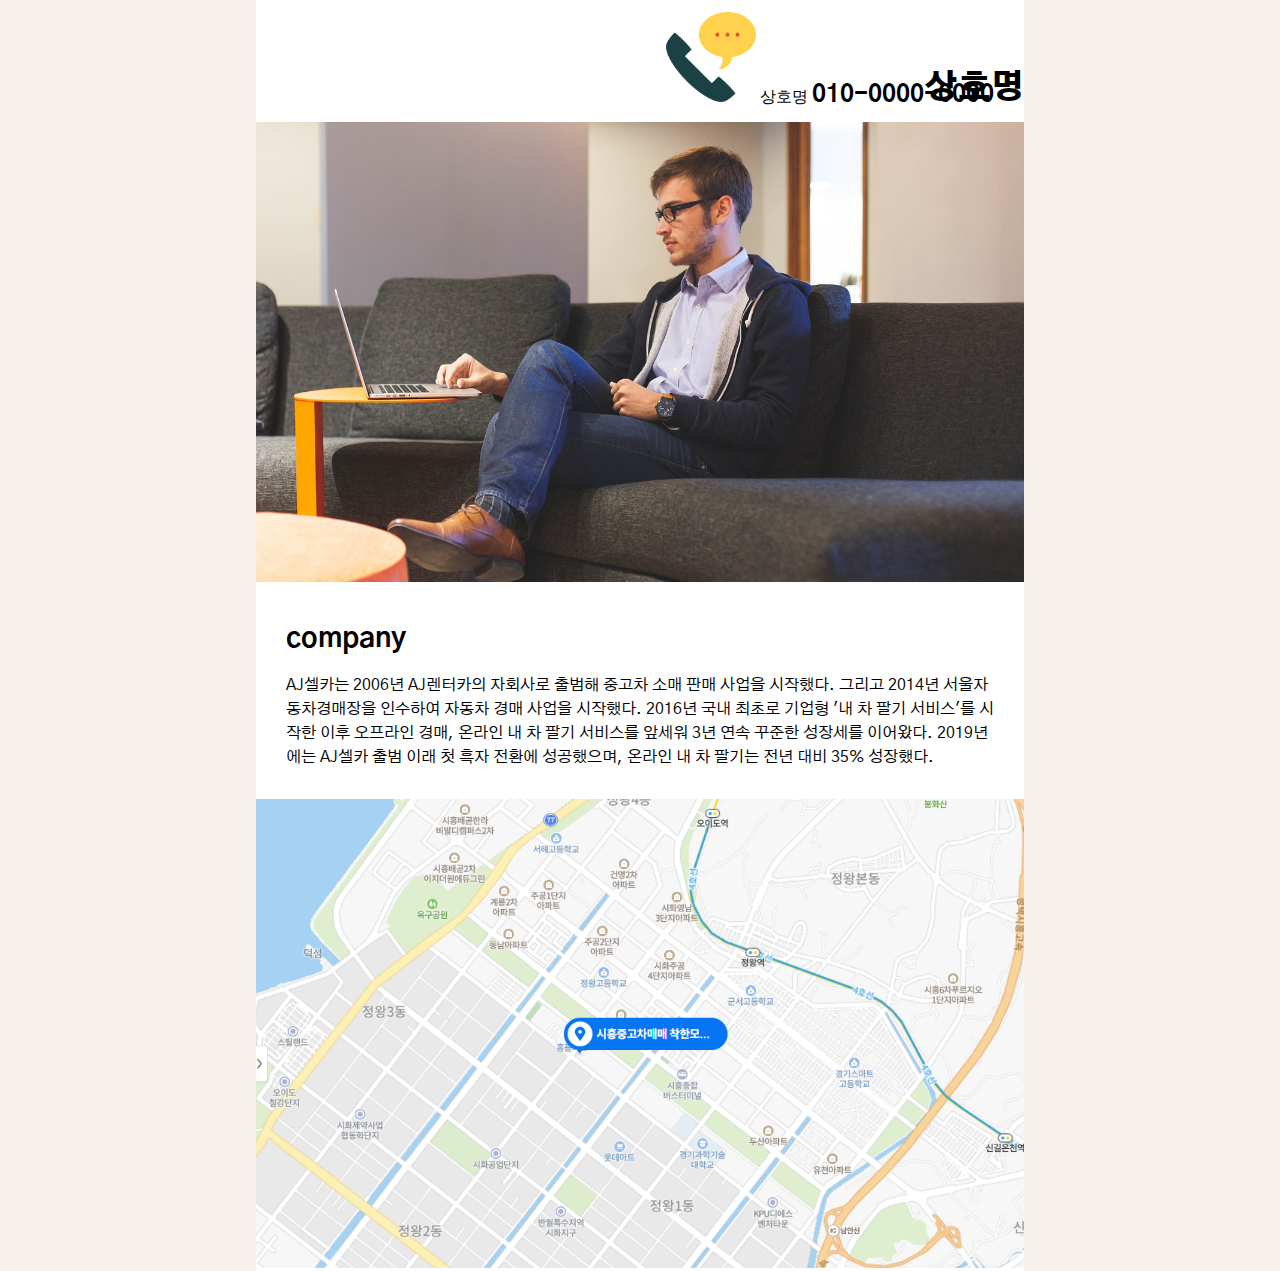
<file: index.html>
<!DOCTYPE html>
<html lang="en">
<head>
    <meta charset="UTF-8">
    <meta http-equiv="X-UA-Compatible" content="IE=edge">
    <meta name="viewport" content="width=device-width, initial-scale=1.0">
    <link rel="stylesheet" href="css/reset.css">
    <link rel="stylesheet" href="css/main.css">
    <title>상호명</title>
</head>
<body>
    <div id="warp">
        <header>
            <div class="header_box">
                <div class="header_logo">
                    <h1>상호명</h1>
                </div>
                <div class="header_phone">
                    <a href="tel:010-3542-6239">
                        <img src="image/free-icon-phone-receiver-254043.png" alt="전화 아이콘  제작자: Freepik - Flaticon">
                        <h1>상호명</h1>
                        <strong>010-0000-0000</strong>
                    </a>
                </div>
            </div>
        </header>
        <div id="conainer">
            <div class="main_visual">
                <img src="image/test_img.jpg" alt="company img">
            </div>
            <div class="service_company">
                <h2>company</h2>
                <p>AJ셀카는 2006년 AJ렌터카의 자회사로 출범해 중고차 소매 판매 사업을 시작했다. 그리고 2014년 서울자동차경매장을 인수하여 자동차 경매 사업을 시작했다. 2016년 국내 최초로 기업형 '내 차 팔기 서비스'를 시작한 이후 오프라인 경매, 온라인 내 차 팔기 서비스를 앞세워 3년 연속 꾸준한 성장세를 이어왔다. 2019년에는 AJ셀카 출범 이래 첫 흑자 전환에 성공했으며, 온라인 내 차 팔기는 전년 대비 35% 성장했다.
                    <!-- [1] 중고차 유통 전문 브랜드 AJ셀카는 다년간의 매입 서비스를 통한 노하우를 바탕으로, 온라인 경매 방식의 편리함과 투명성이 강화된 내 차 팔기 서비스를 제공하며 누적 거래 고객 34,000여 명의 기록을 이어가고 있다. 고객이 원하는 장소로 전문차량평가사가 방문하여 공정하고 철저한 차량 평가를 수행하며, 전국 회원사로부터 제공받는 비교 견적을 고객에게 있는 그대로 공개하여 더욱 투명하고 합리적인 가격 시스템을 만들고 있다. 나아가 내 차 사기 서비스를 더욱 확대하며 대한민국 대표 중고차 유통 플랫폼으로 자리 잡고 있다.[2] 또한 2016년 홈페이지를 전면 개편하고 중고차 판매 서비스를 강화했다. 중고차 서비스 영역을 확대한다는 의지로 브랜드 콘셉트도 기존의 '찾아가는 매입 서비스'에서 '중고차 청정 지역'으로 재정비하여 안심하고 내 차를 거래한다는 의미를 담았다.  -->
                    <!-- AJ셀카는 홈페이지 개편을 통해 안심 예약 서비스, 허위 매물 자동 필터링 시스템 등을 도입하고, 중고차 허위 매물 근절 및 신뢰할 수 있는 거래를 보장하고자 했다. 안심 예약 서비스는 홈페이지에서 예약한 차량이 방문 시 매장에 없거나, 차량 정보가 상이할 경우 고객에게 보상금 10만 원을 지급하는 제도로, 직영 소매점 매물을 통해 시범 운영 후 단계적으로 범위를 확대했다. 허위 매물 자동 필터링 시스템은 AJ셀카가 한국자동차매매사업조합연합회와 전국자동차매매사업조합연합회 데이터를 기반으로 허위 매물을 사전에 파악해 홈페이지 등록을 방지하는 시스템이다. AJ셀카는 이용 고객 편의를 고려한 다양한 서비스도 마련했다. 중고차 딜러에게 고객 개인 연락처 정보를 제공하는 대신 '050 안심번호'를 발급해 원하지 않는 딜러의 연락을 미연에 방지했다. 중고차 유통 과정에서 발생할 수 있는 상황을 고객의 관점에서 섬세하게 반영한 것이다.[3] AJ셀카는 온라인 공매, 도소매, 수출, 오프라인 경매에 이르기까지 다양한 인프라를 갖추고 있다. -->
                </p>
            </div>
            <div class="map_image">
                <img src="image/map_test.png" alt="map">
            </div>
        </div>
        <div id="footer_warp"></div>
    </div>
</body>
</html>
</file>
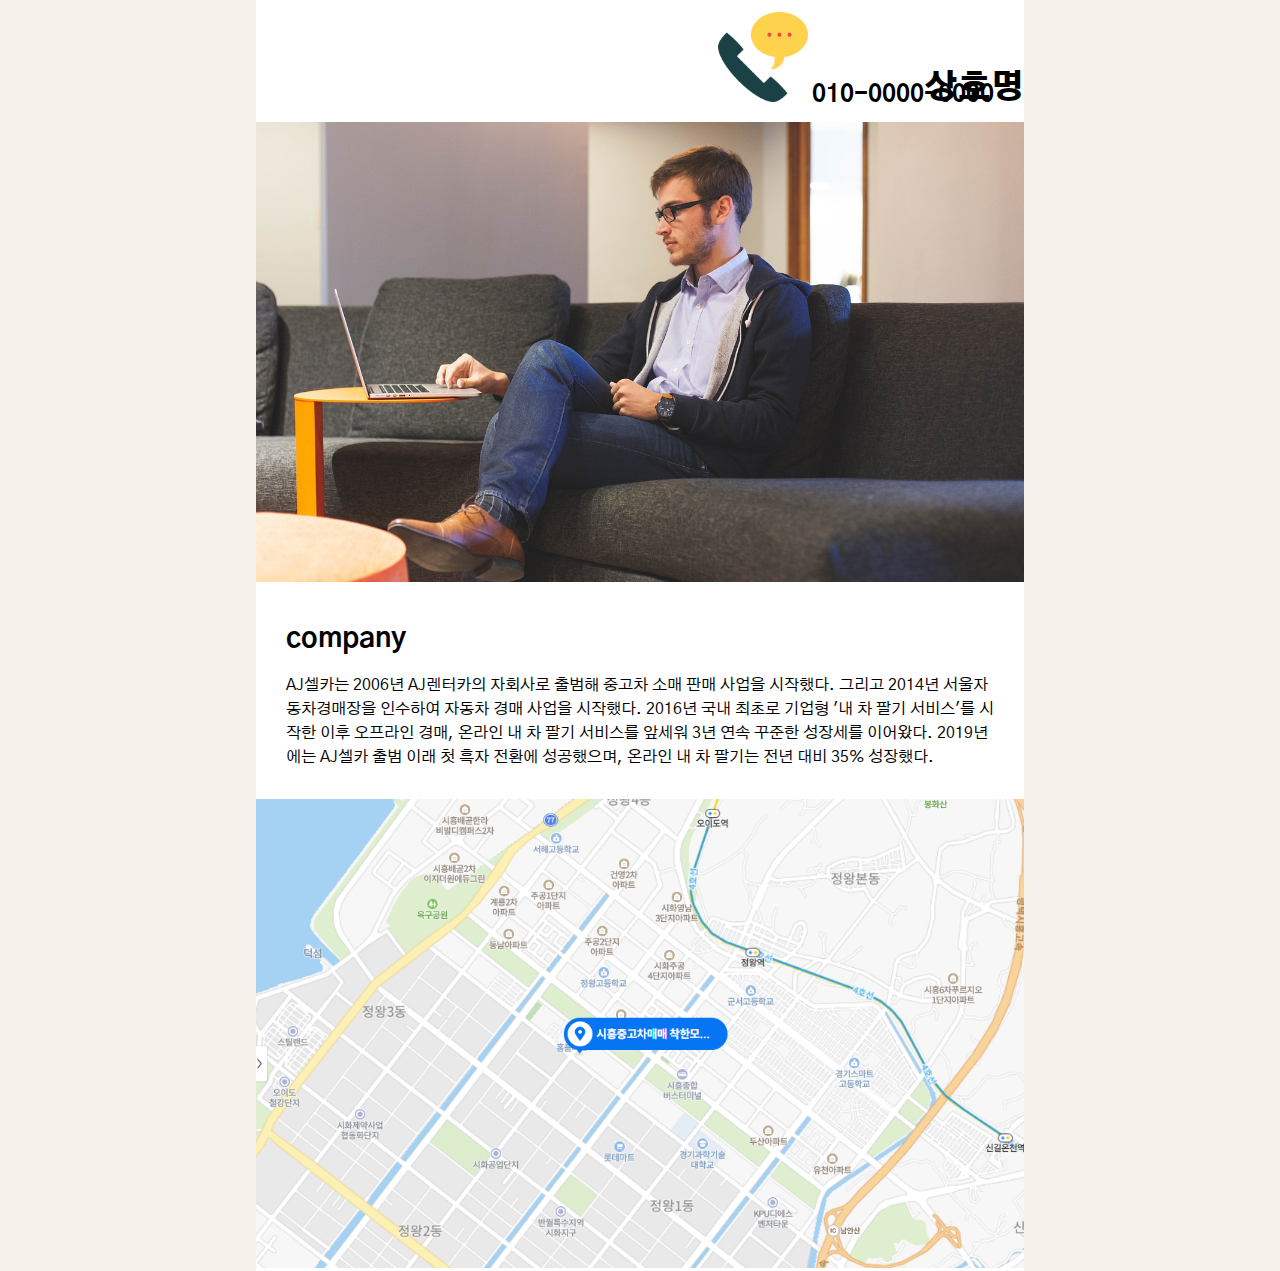
<file: index1.html>
<!DOCTYPE html>
<html lang="en">
<head>
    <meta charset="UTF-8">
    <meta http-equiv="X-UA-Compatible" content="IE=edge">
    <meta name="viewport" content="width=device-width, initial-scale=1.0">
    <link rel="stylesheet" href="css/reset.css">
    <link rel="stylesheet" href="css/main.css">
    <title>상호명</title>
</head>
<body>
    <div id="warp">
        <header>
            <div class="header_box">
                <div class="header_logo">
                    <h1>상호명</h1>
                </div>
                <div class="header_phone">
                    <a href="tel:010-0000-0000">
                        <img src="image/free-icon-phone-receiver-254043.png" alt="전화 아이콘  제작자: Freepik - Flaticon">
                        <strong>010-0000-0000</strong>
                    </a>
                </div>
            </div>
        </header>
        <div id="conainer">
            <div class="main_visual">
                <img src="image/test_img.jpg" alt="company img">
            </div>
            <div class="service_company">
                <h2>company</h2>
                <p>AJ셀카는 2006년 AJ렌터카의 자회사로 출범해 중고차 소매 판매 사업을 시작했다. 그리고 2014년 서울자동차경매장을 인수하여 자동차 경매 사업을 시작했다. 2016년 국내 최초로 기업형 '내 차 팔기 서비스'를 시작한 이후 오프라인 경매, 온라인 내 차 팔기 서비스를 앞세워 3년 연속 꾸준한 성장세를 이어왔다. 2019년에는 AJ셀카 출범 이래 첫 흑자 전환에 성공했으며, 온라인 내 차 팔기는 전년 대비 35% 성장했다.
                    <!-- [1] 중고차 유통 전문 브랜드 AJ셀카는 다년간의 매입 서비스를 통한 노하우를 바탕으로, 온라인 경매 방식의 편리함과 투명성이 강화된 내 차 팔기 서비스를 제공하며 누적 거래 고객 34,000여 명의 기록을 이어가고 있다. 고객이 원하는 장소로 전문차량평가사가 방문하여 공정하고 철저한 차량 평가를 수행하며, 전국 회원사로부터 제공받는 비교 견적을 고객에게 있는 그대로 공개하여 더욱 투명하고 합리적인 가격 시스템을 만들고 있다. 나아가 내 차 사기 서비스를 더욱 확대하며 대한민국 대표 중고차 유통 플랫폼으로 자리 잡고 있다.[2] 또한 2016년 홈페이지를 전면 개편하고 중고차 판매 서비스를 강화했다. 중고차 서비스 영역을 확대한다는 의지로 브랜드 콘셉트도 기존의 '찾아가는 매입 서비스'에서 '중고차 청정 지역'으로 재정비하여 안심하고 내 차를 거래한다는 의미를 담았다.  -->
                    <!-- AJ셀카는 홈페이지 개편을 통해 안심 예약 서비스, 허위 매물 자동 필터링 시스템 등을 도입하고, 중고차 허위 매물 근절 및 신뢰할 수 있는 거래를 보장하고자 했다. 안심 예약 서비스는 홈페이지에서 예약한 차량이 방문 시 매장에 없거나, 차량 정보가 상이할 경우 고객에게 보상금 10만 원을 지급하는 제도로, 직영 소매점 매물을 통해 시범 운영 후 단계적으로 범위를 확대했다. 허위 매물 자동 필터링 시스템은 AJ셀카가 한국자동차매매사업조합연합회와 전국자동차매매사업조합연합회 데이터를 기반으로 허위 매물을 사전에 파악해 홈페이지 등록을 방지하는 시스템이다. AJ셀카는 이용 고객 편의를 고려한 다양한 서비스도 마련했다. 중고차 딜러에게 고객 개인 연락처 정보를 제공하는 대신 '050 안심번호'를 발급해 원하지 않는 딜러의 연락을 미연에 방지했다. 중고차 유통 과정에서 발생할 수 있는 상황을 고객의 관점에서 섬세하게 반영한 것이다.[3] AJ셀카는 온라인 공매, 도소매, 수출, 오프라인 경매에 이르기까지 다양한 인프라를 갖추고 있다. -->
                </p>
            </div>
            <div class="map_image">
                <img src="image/map_test.png" alt="map">
            </div>
        </div>
        <div id="footer_warp"></div>
    </div>
</body>
</html>
</file>
<file: css/main.css>
@import url(/css/font.css);

body{
    width: 100%;
    background-color: #f7f1ec!important;
}
#warp{
    /* width: 100%; */
    max-width: 768px;
    background-color: #fff;
    margin: 0 auto;
}

/* header */
header{
    width: 100%;
    position: relative;
    /* erase */
    /* height: 70px; */
    /* border: 1px solid rebeccapurple; */
}
header .header_box{
    width: 100%;
    max-width: 768px;
    /* height: 70px; */
    /* padding: 20px 0 20px; */
    position: fixed;
    left: 50%;
    transform: translate(-50%);
    background-color: #fff;
    /* erase */
    /* border: 1px solid rebeccapurple; */
}
header div.header_box .header_logo{
    width: 100%;
    padding: 72px 0 18px;
    /* padding-top: 32px; */
        /* erase */
        /* border: 1px solid rebeccapurple; */
}
header div.header_box .header_logo h1{
    text-align: right;
    padding-left: 30px;
    font-family: 'Gothic A1', sans-serif;
    font-size: 32px;
    font-weight: 900;
    /* erase */
    /* height: 50px !important; */
}

/* phone */
header .header_box .header_phone{
    width: 100%;
    position: relative;
    /* erase */
    /* border: 1px solid rebeccapurple; */
}
header .header_box .header_phone a{
    position: absolute;
    top: -110px;
    right: 30px;
        /* erase */
    /* border: 1px solid rebeccapurple; */
}
header .header_box .header_phone a h1{
    display: inline-block;
}
header .header_box .header_phone a img{
    width: 90px;
    height: 90px;
}
header .header_box .header_phone a strong{
    font-family: 'Gothic A1', sans-serif;
    font-size: 24px;
    font-weight: 700;
}

/* conainer */
#conainer{
    width: 100%;
    padding-top: 70px;
    /* erase */
    /* border: 1px solid rebeccapurple; */
}
#conainer .main_visual{}
#conainer .main_visual img{
    /* max-width: 768px; */
    width: 100%;
}
#conainer .service_company{
    font-family: 'Gothic A1', sans-serif;
    padding: 30px;
}
#conainer .service_company h2{
    font-size: 28px;
    font-weight: 700;
    padding-top: 10px;
}
#conainer .service_company p{
    padding-top: 20px;
    line-height: 1.5;
}
#conainer .map_image{
    width: 100%;
}
#conainer .map_image img{
    width: 100%;
}
/* footer_warp */
#footer_warp{}


@media(max-width:768px){}

/* 해상도 320px 이상 또는 768px 미만 -> 스마트폰
해상도 768px 이상 또는 1024px 미만 -> 태블릿
해상도 1024px 초과 -> PC */
</file>
